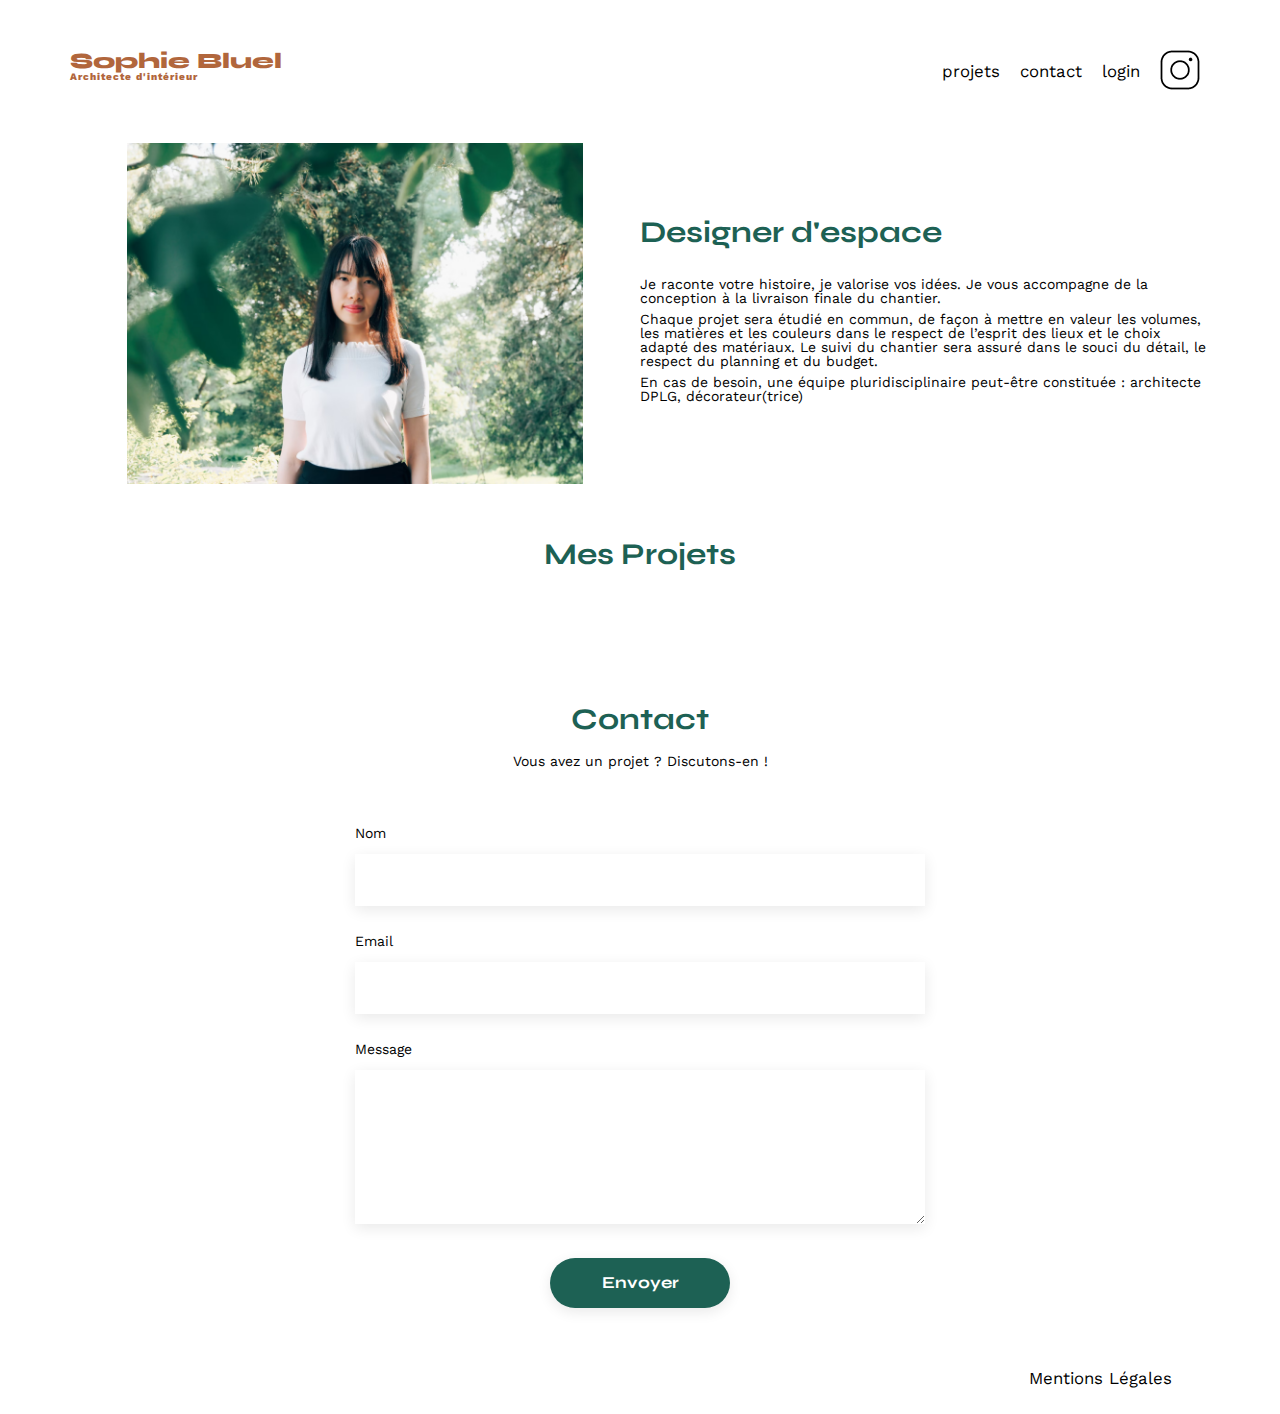
<file: FrontEnd/index.html>
<!DOCTYPE html>
<html lang="fr">

<head>
	<meta charset="UTF-8">
	<title>Sophie Bluel - Architecte d'intérieur</title>
	<meta name="viewport" content="width=device-width, initial-scale=1.0">
	<link rel="preconnect" href="https://fonts.googleapis.com">
	<link rel="preconnect" href="https://fonts.gstatic.com" crossorigin>
	<link href="https://fonts.googleapis.com/css2?family=Syne:wght@700;800&family=Work+Sans&display=swap"
		rel="stylesheet">
	<meta name="description" content="">
	<link rel="stylesheet" href="./assets/style.css">
	<script src="assets/js/admin.js" defer></script>
	<script src="assets/js/filter.js" defer></script>
	<script src="assets/js/gallery.js" defer></script>
	<script src="assets/js/modal.js" defer></script>
	<link rel="stylesheet" href="https://cdnjs.cloudflare.com/ajax/libs/font-awesome/6.2.1/css/all.min.css"
		integrity="sha512-MV7K8+y+gLIBoVD59lQIYicR65iaqukzvf/nwasF0nqhPay5w/9lJmVM2hMDcnK1OnMGCdVK+iQrJ7lzPJQd1w=="
		crossorigin="anonymous" referrerpolicy="no-referrer">
</head>

<body>

	<aside id="modal-main" class="modal" aria-hidden="true" aria-modal="false" style="display: none;">
		<div class="modal-wrapper js-modal-stop">
			<div id="div-close">
				<i class="fa fa-close js-modal-close"></i>
			</div>
			<h2 id="modal-title">Galerie photo</h2>
			<div class="modal-gallery">

			</div>
			<p id="error-message"></p>
			<hr>
			<div id="div-button">
				<button class="add-project-button">Ajouter une photo</button>
			</div>
		</div>
	</aside>


	<aside id="modal-add-projects" class="modal" aria-hidden="true" aria-modal="false" style="display: none;">
		<div class="modal-wrapper js-modal-stop">
			<div id="container-modal-nav-buttons">
				<i class="fa fa-arrow-left js-modal-return"></i>
				<i class="fa fa-close js-modal-close"></i>
			</div>

			<h2 id="modal-title">Ajout photo</h2>

			<div id="container-modal-add-photo-section">
				<div id="preview-container">
					<i class="fa-solid fa-image"></i>
					<button class="add-picture-button">+ Ajouter photo</button>
					<p>jpg, png : 4mo max</p>
				</div>
				<img class="hidden" width="129" height="193" id="project-preview" />
			</div>

			<form method="post" id="new-project">
				<input name="image" class="hidden" type="file" id="project-file">

				<label for="title">Titre</label>
				<input type="text" name="title" id="title">
				<label for="category">Catégorie</label>
				<select name="category" id="category">
				</select>

			</form>

			<hr>
			<p id="error-sending"></p>
			<div id="div-button">
				<button disabled type="submit" form="new-project"
					class="add-confirmation-button disabled-button">Valider</button>
			</div>
		</div>
	</aside>



	<div class="edition-header">
		<i class="fa-solid fa-pen-to-square"></i>
		<p>Mode édition</p>
	</div>
	<header>
		<h1>Sophie Bluel <span>Architecte d'intérieur</span></h1>
		<nav>
			<ul>
				<li><a href="#portfolio" class="menu-item">projets</a></li>
				<li><a href="#contact" class="menu-item">contact</a></li>
				<li><a href="login.html" class="menu-item">login</a></li>
				<li><img src="./assets/icons/instagram.png" alt="Instagram"></li>
			</ul>
		</nav>
	</header>
	<main>
		<section id="introduction">
			<figure>
				<img src="./assets/images/sophie-bluel.png" alt="">
			</figure>
			<article>
				<h2>Designer d'espace</h2>
				<p>Je raconte votre histoire, je valorise vos idées. Je vous accompagne de la conception à la livraison
					finale du chantier.</p>
				<p>Chaque projet sera étudié en commun, de façon à mettre en valeur les volumes, les matières et les
					couleurs dans le respect de l’esprit des lieux et le choix adapté des matériaux. Le suivi du
					chantier sera assuré dans le souci du détail, le respect du planning et du budget.</p>
				<p>En cas de besoin, une équipe pluridisciplinaire peut-être constituée : architecte DPLG,
					décorateur(trice)</p>
			</article>
		</section>
		<section id="portfolio">
			<div class="title">
				<h2>Mes Projets</h2>
				<i class="fa-solid fa-pen-to-square"></i>
				<p id="modification-button">modifier</p>
			</div>
			<div class="filter">

			</div>
			<div class="gallery">

			</div>
		</section>
		<section id="contact">
			<h2>Contact</h2>
			<p>Vous avez un projet ? Discutons-en !</p>
			<form action="#" method="post">
				<label for="name">Nom</label>
				<input type="text" name="name" id="name">
				<label for="email">Email</label>
				<input type="email" name="email" id="email">
				<label for="message">Message</label>
				<textarea name="message" id="message" cols="30" rows="10"></textarea>
				<input type="submit" value="Envoyer">
			</form>
		</section>
	</main>

	<footer>
		<nav>
			<ul>
				<li>Mentions Légales</li>
			</ul>
		</nav>
	</footer>
</body>

</html>
</file>
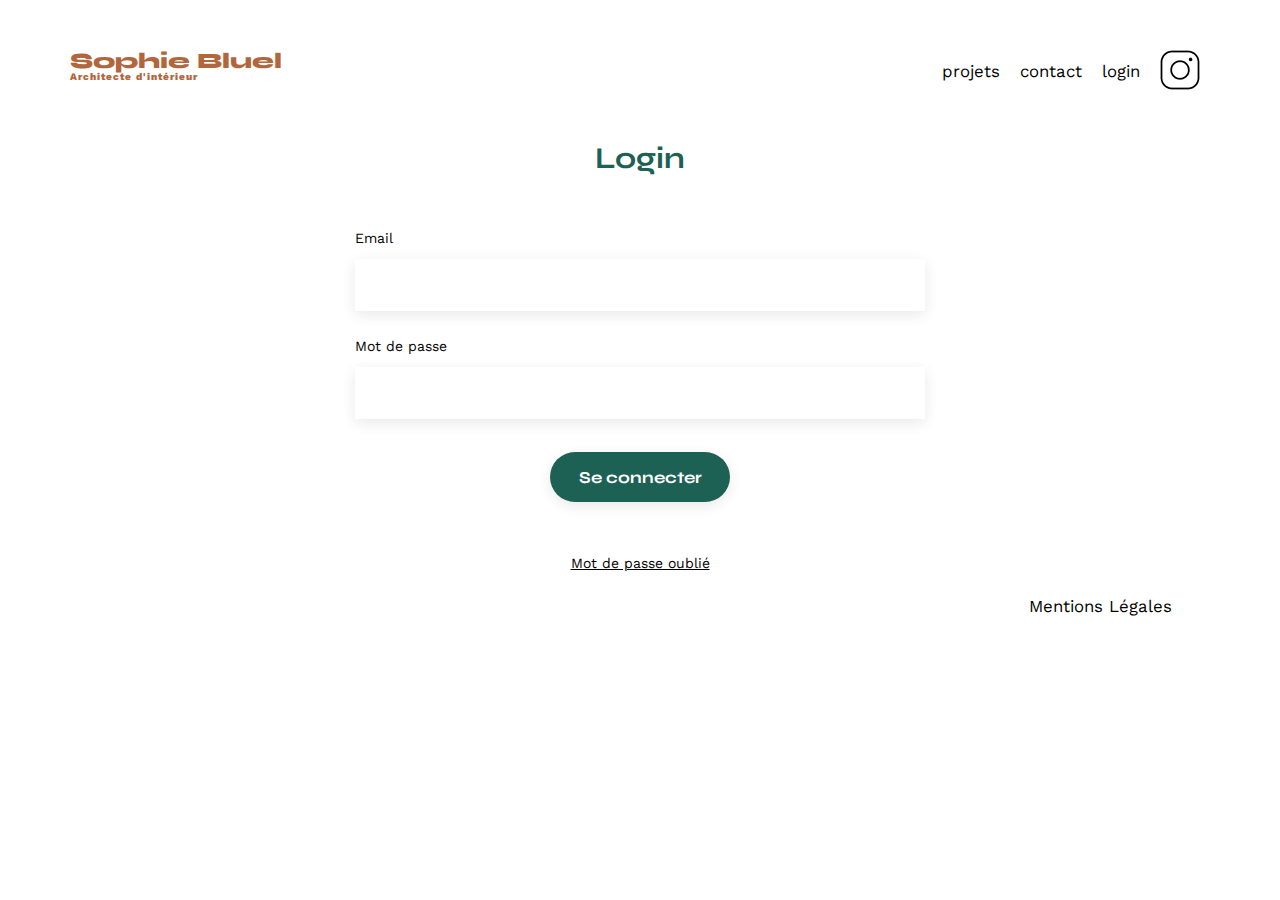
<file: FrontEnd/login.html>
<!DOCTYPE html>
<html lang="fr">

<head>
	<meta charset="UTF-8">
	<title>Sophie Bluel - Architecte d'intérieur</title>
	<meta name="viewport" content="width=device-width, initial-scale=1.0">
	<link rel="preconnect" href="https://fonts.googleapis.com">
	<link rel="preconnect" href="https://fonts.gstatic.com" crossorigin>
	<link href="https://fonts.googleapis.com/css2?family=Syne:wght@700;800&family=Work+Sans&display=swap"
		rel="stylesheet">
	<meta name="description" content="">
	<link rel="stylesheet" href="./assets/style.css">
	<script src="assets/js/login.js" defer></script>
</head>

<body>
	<header>
		<h1>Sophie Bluel <span>Architecte d'intérieur</span></h1>
		<nav>
			<ul>
				<li><a href="#portfolio" class="menu-item">projets</a></li>
				<li><a href="#contact" class="menu-item">contact</a></li>
				<li><a href="login.html" class="menu-item">login</a></li>
				<li><img src="./assets/icons/instagram.png" alt="Instagram"></li>
			</ul>
		</nav>
	</header>
	<main>
		<section id="contact">
			<h2>Login</h2>
			<form method="post" id="loginForm">
				<label for="email">Email</label>
				<input type="email" name="email" id="email">
				<label for="password">Mot de passe</label>
				<input type="password" name="password" id="password">
				<input type="submit" value="Se connecter">
				<p id="error-message"></p>
				<p id="forgot-password"> Mot de passe oublié</p>
			</form>
		</section>
	</main>
	<footer>
		<nav>
			<ul>
				<li>Mentions Légales</li>
			</ul>
		</nav>
	</footer>
</body>

</html>
</file>
<file: FrontEnd/assets/style.css>
/* http://meyerweb.com/eric/tools/css/reset/
   v2.0 | 20110126
   License: none (public domain)
*/

html,
body,
div,
span,
applet,
object,
iframe,
h1,
h2,
h3,
h4,
h5,
h6,
p,
blockquote,
pre,
a,
abbr,
acronym,
address,
big,
cite,
code,
del,
dfn,
em,
img,
ins,
kbd,
q,
s,
samp,
small,
strike,
strong,
sub,
sup,
tt,
var,
b,
u,
i,
center,
dl,
dt,
dd,
ol,
ul,
li,
fieldset,
form,
label,
legend,
table,
caption,
tbody,
tfoot,
thead,
tr,
th,
td,
article,
aside,
canvas,
details,
embed,
figure,
figcaption,
footer,
header,
hgroup,
menu,
nav,
output,
ruby,
section,
summary,
time,
mark,
audio,
video {
	margin: 0;
	padding: 0;
	border: 0;
	font-size: 100%;
	font: inherit;
	vertical-align: baseline;
}

/* HTML5 display-role reset for older browsers */
article,
aside,
details,
figcaption,
figure,
footer,
header,
hgroup,
menu,
nav,
section {
	display: block;
}

body {
	line-height: 1;
}

ol,
ul {
	list-style: none;
}

blockquote,
q {
	quotes: none;
}

blockquote:before,
blockquote:after,
q:before,
q:after {
	content: '';
	content: none;
}

table {
	border-collapse: collapse;
	border-spacing: 0;
}

/** end reset css**/
body {
	max-width: 1140px;
	margin: auto;
	font-family: 'Work Sans';
	font-size: 14px;
}

header {
	display: flex;
	justify-content: space-between;
	margin: 50px 0
}

section {
	margin: 50px 0
}


h1 {
	display: flex;
	flex-direction: column;
	font-family: 'Syne';
	font-size: 22px;
	font-weight: 800;
	color: #B1663C
}

h1>span {
	font-family: 'Work Sans';
	font-size: 10px;
	letter-spacing: 0.1em;
	;
}

h2 {
	font-family: 'Syne';
	font-weight: 700;
	font-size: 30px;
	color: #1D6154
}

nav ul {
	display: flex;
	align-items: center;
	list-style-type: none;

}

nav li {
	padding: 0 10px;
	font-size: 1.2em;
}

li a:hover {
	color: #B1663C;
}

#introduction {
	display: flex;
	align-items: center;
}

#introduction figure {
	flex: 1
}

#introduction img {
	display: block;
	margin: auto;
	width: 80%;
}

#introduction article {
	flex: 1
}

#introduction h2 {
	margin-bottom: 1em;
}

#introduction p {
	margin-bottom: 0.5em;
}

#portfolio h2 {
	text-align: center;
	margin-bottom: 1em;
}

.gallery {
	width: 100%;
	display: grid;
	grid-template-columns: 1fr 1fr 1fr;
	grid-column-gap: 20px;
	grid-row-gap: 20px;
}

.gallery img {
	width: 100%;

}

.filter {
	width: 100%;
	display: flex;
	justify-content: center;
	margin-bottom: 50px;
	flex-direction: row;
	gap: 10px;
}

.filter-button, [id='0'] {
	background-color: white;
	border-width: 1px;
	border-style: solid;
	color: #1D6154;
	border-color: #1D6154;
	align-items: center;
	border-radius: 60px;
	height: 37px;
	font-size: 16px;
}



.button-selected{
	font-size: 16px;
	border-width: 1px;
	border-style: solid;
	color: white;
	background-color: #1D6154;
	border-color: #1D6154;
	align-items: center;
	border-radius: 60px;
	height: 37px;
}

[id='0']{
	width: 100px;
}

[id='1']{
	width: 100px;
}


#contact {
	width: 50%;
	margin: auto;
}

#contact>* {
	text-align: center;

}

#contact h2 {
	margin-bottom: 20px;
}

#contact #forgot-password {
	display: flex;
	justify-content: center;
	text-decoration-line: underline;
}

#contact #error-message {
	display: flex;
	justify-content: center;
	color: red;
	margin: 10px 0;
}

#contact form {
	text-align: left;
	margin-top: 30px;
	display: flex;
	flex-direction: column;
}

#contact input,
#modal-add-projects input,
select {
	height: 50px;
	font-size: 1.2em;
	border: none;
	box-shadow: 0px 4px 14px rgba(0, 0, 0, 0.09);
}

#contact label {
	margin: 2em 0 1em 0;
}

#contact textarea {
	border: none;
	box-shadow: 0px 4px 14px rgba(0, 0, 0, 0.09);
}

input[type="submit"] {
	font-family: 'Syne';
	font-weight: 700;
	color: white;
	background-color: #1D6154;
	margin: 2em auto;
	width: 180px;
	text-align: center;
	border-radius: 60px;
}

footer nav ul {
	display: flex;
	justify-content: flex-end;
	margin: 2em
}

.menu-item {
	color: black;
	text-decoration: none;
}

.modal {
	position: fixed;
	display: flex;
	align-items: center;
	justify-content: center;
	top: 0;
	left: 0;
	width: 100%;
	height: 100%;
	background: rgba(0, 0, 0, 0.8);
}

.modal-wrapper {
	border-radius: 10px;
	overflow: auto;
	width: 50%;
	height: 80%;
	max-width: 630px;
	max-height: 688px;
	background-color: white;
	padding: 20px;

}

.edition-header {
	display: flex;
	background-color: black;
	color: white;
	justify-content: center;
	align-items: center;
	height: 59px;
}

.edition-header i {
	margin-right: 11px;
}

.title {
	display: flex;
	justify-content: center;
	line-height: 40px;
}

.title i {
	margin-left: 31px;
	margin-right: 10px;
	line-height: 40px;
}

.modal-gallery {
	display: grid;
	grid-template-columns: repeat(5, 78px);
	gap: 29px 10px;
	margin: auto;
	justify-content: center;
	margin-bottom: 67px;
}



.modal-gallery-figure img {
	width: 76px;
	height: 102px;
}

.modal-gallery-figure {
	width: 76px;
	position: relative
}

.modal-gallery-figure i {
	position: absolute;
	width: 17px;
	height: 17px;
	top: 4px;
	display: flex;
	justify-content: center;
	align-items: center;
	right: 5px;
	border-radius: 2px;
	background-color: black;
	color: white;
}

.modal-gallery-figure i::before {
	font-size: 9px;
}

#div-close {
	display: flex;
	justify-content: end;
	margin-bottom: 16px;
}

.js-modal-close {
	width: 27px;
	display: flex;
	justify-content: center;
	size: 16px;
}

#modal-title {
	color: black;
	display: flex;
	justify-content: center;
	font-family: 'Work Sans';
	margin-bottom: 52px;
}

#div-button {
	display: flex;
	justify-content: center;
}

.add-project-button {
	width: 237px;
	background-color: #1D6154;
	border-width: 1px;
	border-style: solid;
	color: white;
	border-color: #1D6154;
	align-items: center;
	border-radius: 60px;
	height: 36px;
	font-size: 14px;
}

.modal-wrapper hr {
	width: 420px;
	margin-bottom: 38px;
	color: #B3B3B3;
}

#error-message,
#error-sending {
	display: flex;
	color: red;
	justify-self: center;
}

#container-modal-nav-buttons {
	display: flex;
	flex-direction: row;
	justify-content: space-between;
	margin-bottom: 13px;
}

#container-modal-add-photo-section {
	justify-self: center;
	background-color: #E8F1F6;
	display: flex;
	flex-direction: column;
	align-items: center;
	width: 70%;

}

#container-modal-add-photo-section i {
	margin-top: 22px;
	font-size: 76px;
	color: #B9C5CC;
	margin-bottom: 6px;
}

.add-picture-button {
	width: 173px;
	background-color: #CBD6DC;
	border-width: 1px;
	border-style: solid;
	color: #306685;
	border-color: #CBD6DC;
	align-items: center;
	border-radius: 50px;
	height: 36px;
	font-size: 14px;
	margin-bottom: 7px;
}

#container-modal-add-photo-section p {
	font-size: 10px;
	color: #444444;
	margin-bottom: 19px;
}

#modal-add-projects form {
	margin-top: 20px;
	display: flex;
	flex-direction: column;
	width: 70%;
	justify-self: center;
	margin-bottom: 47px;
}

#modal-add-projects label {
	margin-bottom: 21px;
	margin-top: 10px;
}

.add-confirmation-button {
	width: 237px;
	background-color: #1D6154;
	border-width: 1px;
	border-style: solid;
	color: white;
	border-color: #1D6154;
	align-items: center;
	border-radius: 60px;
	height: 36px;
	font-size: 14px;
}

.disabled-button {
	border-color: #a7a7a7;
	background-color: #a7a7a7;
}

.hidden {
	display: none !important;
}

#preview-container {
	display: flex;
	flex-direction: column;
	align-items: center;
}

#modal-add-projects hr {
	width: 70%;
	margin-bottom: 32px;
}

#0 {
	width: 100px;
}
</file>
